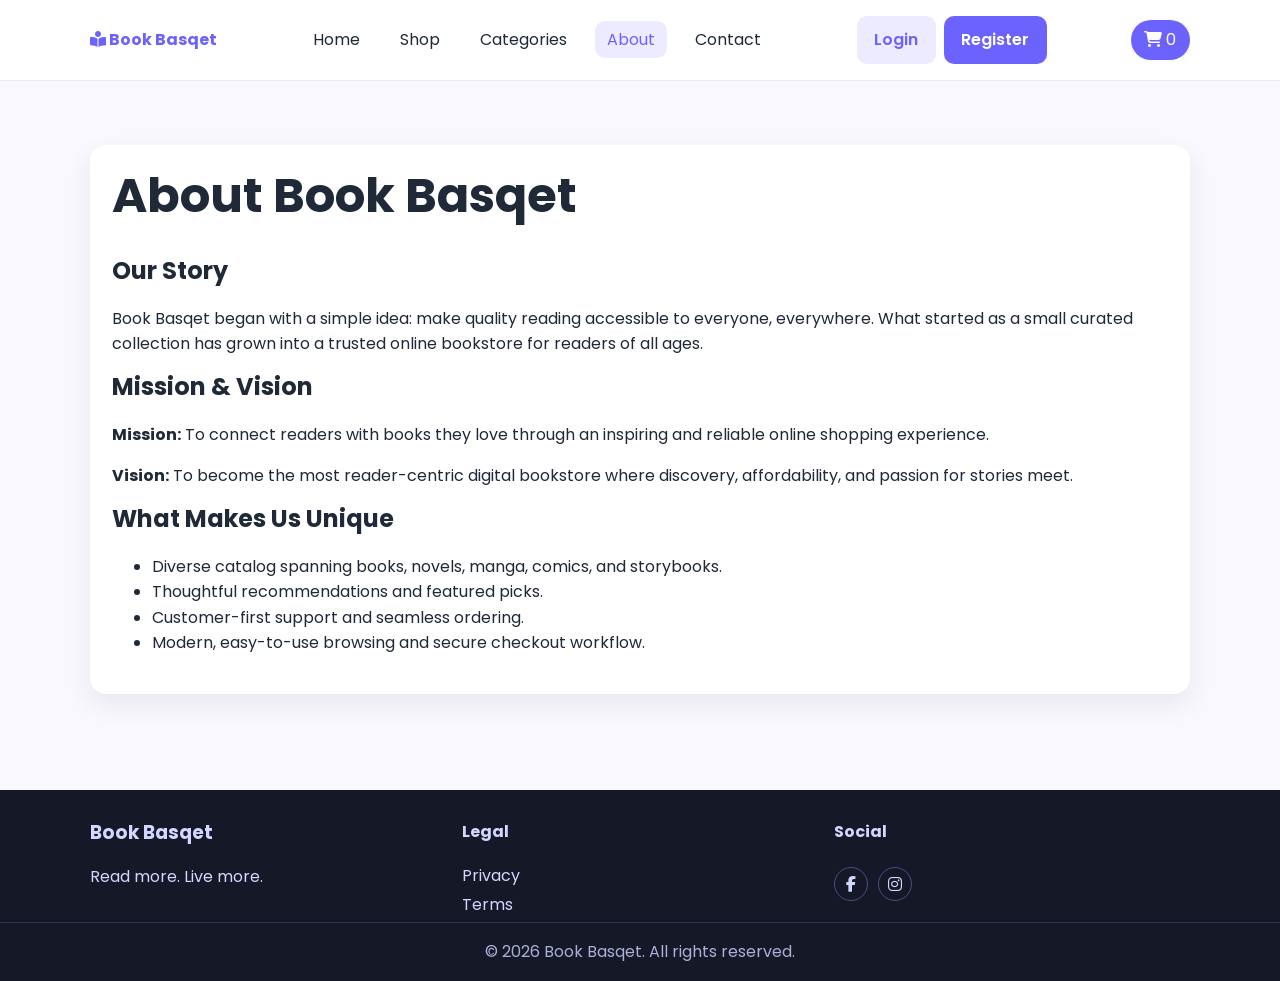
<file: frontend/about.html>
<!DOCTYPE html>
<html lang="en">
<head>
  <meta charset="UTF-8" />
  <meta name="viewport" content="width=device-width, initial-scale=1.0" />
  <title>About Book Basqet | Our Story & Mission</title>
  <meta name="description" content="Learn about Book Basqet, our story, mission, and commitment to making reading accessible for everyone." />
  <meta name="keywords" content="about Book Basqet, bookstore mission, online bookshop" />
  <meta name="robots" content="index, follow" />
  <link rel="canonical" href="https://bookbasqet.com/about.html" />
  <meta property="og:type" content="website" />
  <meta property="og:title" content="About Book Basqet | Our Story & Mission" />
  <meta property="og:description" content="Learn how Book Basqet supports readers with curated book collections." />
  <meta property="og:url" content="https://bookbasqet.com/about.html" />
  <meta property="og:site_name" content="Book Basqet" />
  <meta name="twitter:card" content="summary" />
  <meta name="twitter:title" content="About Book Basqet | Our Story & Mission" />
  <meta name="twitter:description" content="Learn how Book Basqet supports readers with curated book collections." />
  <link rel="preconnect" href="https://fonts.googleapis.com" />
  <link rel="preconnect" href="https://fonts.gstatic.com" crossorigin />
  <link rel="dns-prefetch" href="https://cdnjs.cloudflare.com" />
  <link href="https://fonts.googleapis.com/css2?family=Poppins:wght@300;400;500;600;700&display=swap" rel="stylesheet" />
  <link rel="stylesheet" href="https://cdnjs.cloudflare.com/ajax/libs/font-awesome/6.5.2/css/all.min.css" crossorigin="anonymous" referrerpolicy="no-referrer" />
  <link rel="stylesheet" href="style.css" />
</head>
<body>
<header class="site-header"><nav class="navbar container"><a class="logo" href="index.html"><i class="fa-solid fa-book-open-reader"></i> Book Basqet</a><button class="menu-toggle"><i class="fa-solid fa-bars"></i></button><ul class="nav-links"><li><a href="index.html">Home</a></li><li><a href="shop.html">Shop</a></li><li><a href="categories.html">Categories</a></li><li><a href="about.html" class="active">About</a></li><li><a href="contact.html">Contact</a></li></ul><div id="authActions" class="auth-actions"></div><a class="cart-pill" href="shop.html#cart"><i class="fa-solid fa-cart-shopping"></i> <span id="cartCount">0</span></a></nav></header>
<main class="section">
  <div class="container prose">
    <h1>About Book Basqet</h1>
    <h2>Our Story</h2>
    <p>Book Basqet began with a simple idea: make quality reading accessible to everyone, everywhere. What started as a small curated collection has grown into a trusted online bookstore for readers of all ages.</p>
    <h2>Mission & Vision</h2>
    <p><strong>Mission:</strong> To connect readers with books they love through an inspiring and reliable online shopping experience.</p>
    <p><strong>Vision:</strong> To become the most reader-centric digital bookstore where discovery, affordability, and passion for stories meet.</p>
    <h2>What Makes Us Unique</h2>
    <ul>
      <li>Diverse catalog spanning books, novels, manga, comics, and storybooks.</li>
      <li>Thoughtful recommendations and featured picks.</li>
      <li>Customer-first support and seamless ordering.</li>
      <li>Modern, easy-to-use browsing and secure checkout workflow.</li>
    </ul>
  </div>
</main>
<footer class="site-footer"><div class="container footer-grid"><div><h3>Book Basqet</h3><p>Read more. Live more.</p></div><div><h4>Legal</h4><a href="privacy.html">Privacy</a><a href="terms.html">Terms</a></div><div><h4>Social</h4><div class="social-links"><a href="#"><i class="fab fa-facebook-f"></i></a><a href="#"><i class="fab fa-instagram"></i></a></div></div></div><p class="copyright">© <span id="year"></span> Book Basqet. All rights reserved.</p></footer>
<script src="script.js"></script>
</body>
</html>
</file>
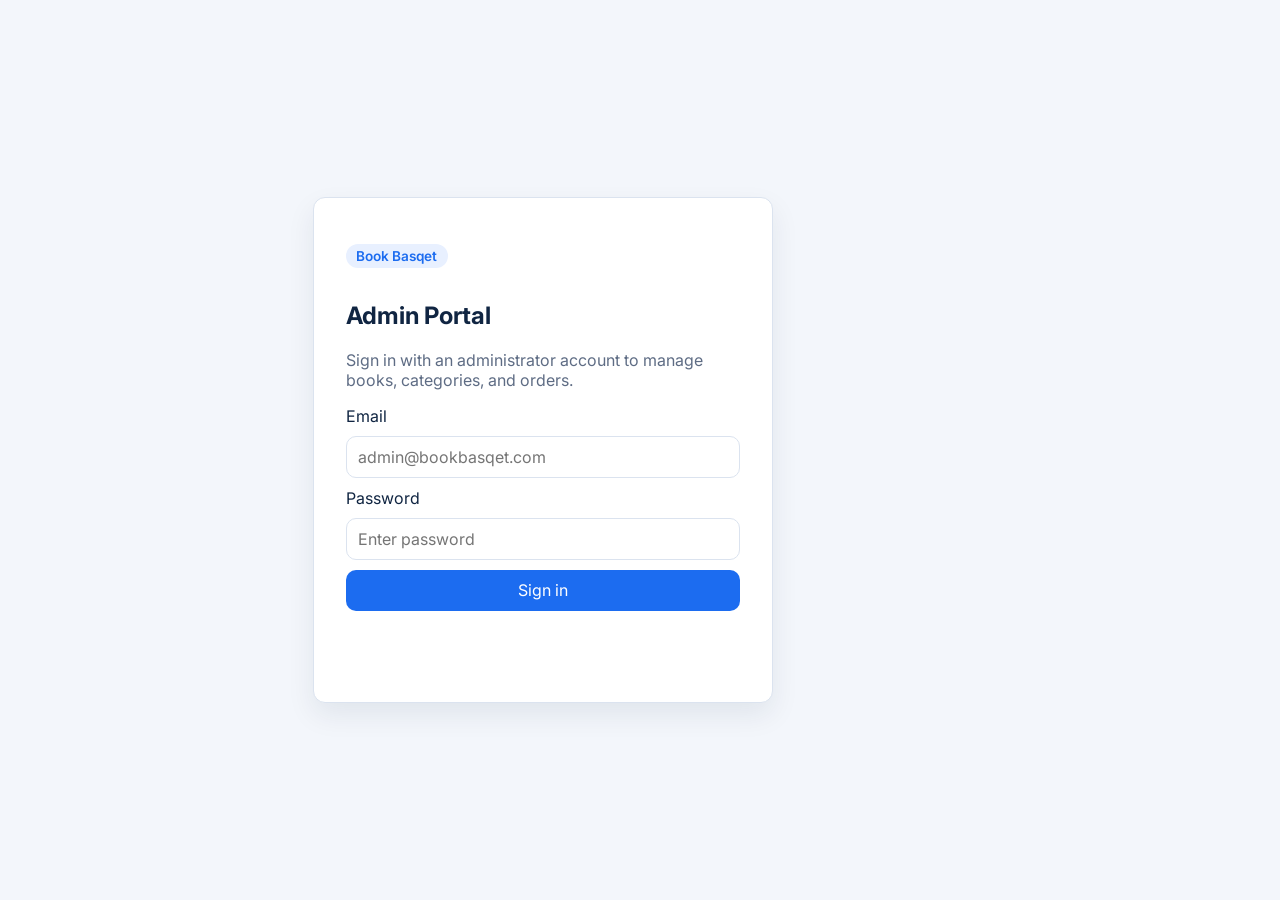
<file: frontend/admin-dashboard.html>
<!DOCTYPE html>
<html lang="en">
<head>
  <meta charset="UTF-8" />
  <meta name="viewport" content="width=device-width, initial-scale=1.0" />
  <title>Admin Dashboard | Book Basqet</title>
  <link rel="preconnect" href="https://fonts.googleapis.com" />
  <link rel="preconnect" href="https://fonts.gstatic.com" crossorigin />
  <link href="https://fonts.googleapis.com/css2?family=Inter:wght@400;500;600;700&display=swap" rel="stylesheet" />
  <link rel="stylesheet" href="admin.css" />
</head>
<body>
  <div class="admin-layout">
    <aside class="admin-sidebar">
      <h1>Book Basqet</h1>
      <p class="role-label">Admin Dashboard</p>
      <nav>
        <button class="tab-button active" data-tab="books">Books</button>
        <button class="tab-button" data-tab="categories">Categories</button>
        <button class="tab-button" data-tab="orders">Orders</button>
      </nav>
      <button id="adminLogoutBtn" class="btn-ghost">Logout</button>
    </aside>

    <main class="admin-main">
      <header class="admin-header">
        <div>
          <h2 id="dashboardTitle">Books</h2>
          <p id="adminWelcomeText">Manage your bookstore inventory efficiently.</p>
        </div>
      </header>

      <p id="dashboardMessage" class="form-message" aria-live="polite"></p>

      <section id="tab-books" class="tab-panel active">
        <div class="panel-grid">
          <article class="card">
            <h3>Add / Edit Book</h3>
            <form id="bookForm" class="admin-form" novalidate>
              <input type="hidden" id="bookId" />
              <label for="bookTitle">Title</label>
              <input id="bookTitle" required />

              <label for="bookAuthor">Author</label>
              <input id="bookAuthor" required />

              <label for="bookIsbn">ISBN</label>
              <input id="bookIsbn" required />

              <label for="bookDescription">Description</label>
              <textarea id="bookDescription" rows="3"></textarea>

              <div class="input-row">
                <div>
                  <label for="bookPrice">Price</label>
                  <input id="bookPrice" type="number" step="0.01" min="0.01" required />
                </div>
                <div>
                  <label for="bookStock">Stock</label>
                  <input id="bookStock" type="number" min="0" required />
                </div>
              </div>

              <label for="bookImage">Cover Image URL</label>
              <input id="bookImage" type="url" />

              <label for="bookCategory">Category</label>
              <select id="bookCategory" required></select>

              <div class="button-row">
                <button type="submit" class="btn-primary">Save Book</button>
                <button type="button" id="bookFormReset" class="btn-ghost">Cancel Edit</button>
              </div>
            </form>
          </article>

          <article class="card table-card">
            <h3>All Books</h3>
            <div class="table-wrapper">
              <table>
                <thead>
                  <tr>
                    <th>Title</th>
                    <th>Author</th>
                    <th>Price</th>
                    <th>Stock</th>
                    <th>Category</th>
                    <th>Actions</th>
                  </tr>
                </thead>
                <tbody id="booksTableBody"></tbody>
              </table>
            </div>
          </article>
        </div>
      </section>

      <section id="tab-categories" class="tab-panel">
        <div class="panel-grid">
          <article class="card">
            <h3>Add / Edit Category</h3>
            <form id="categoryForm" class="admin-form" novalidate>
              <input type="hidden" id="categoryId" />
              <label for="categoryName">Name</label>
              <input id="categoryName" required />

              <label for="categoryDescription">Description</label>
              <textarea id="categoryDescription" rows="4"></textarea>

              <div class="button-row">
                <button type="submit" class="btn-primary">Save Category</button>
                <button type="button" id="categoryFormReset" class="btn-ghost">Cancel Edit</button>
              </div>
            </form>
          </article>

          <article class="card table-card">
            <h3>All Categories</h3>
            <div class="table-wrapper">
              <table>
                <thead>
                  <tr>
                    <th>Name</th>
                    <th>Description</th>
                    <th>Actions</th>
                  </tr>
                </thead>
                <tbody id="categoriesTableBody"></tbody>
              </table>
            </div>
          </article>
        </div>
      </section>

      <section id="tab-orders" class="tab-panel">
        <article class="card table-card">
          <div class="orders-heading">
            <h3>All Orders</h3>
            <button id="refreshOrdersBtn" class="btn-ghost">Refresh</button>
          </div>
          <div class="table-wrapper">
            <table>
              <thead>
                <tr>
                  <th>Order ID</th>
                  <th>Date</th>
                  <th>Total</th>
                  <th>Items</th>
                  <th>Status</th>
                </tr>
              </thead>
              <tbody id="ordersTableBody"></tbody>
            </table>
          </div>
        </article>
      </section>
    </main>
  </div>

  <script src="admin.js"></script>
</body>
</html>
</file>
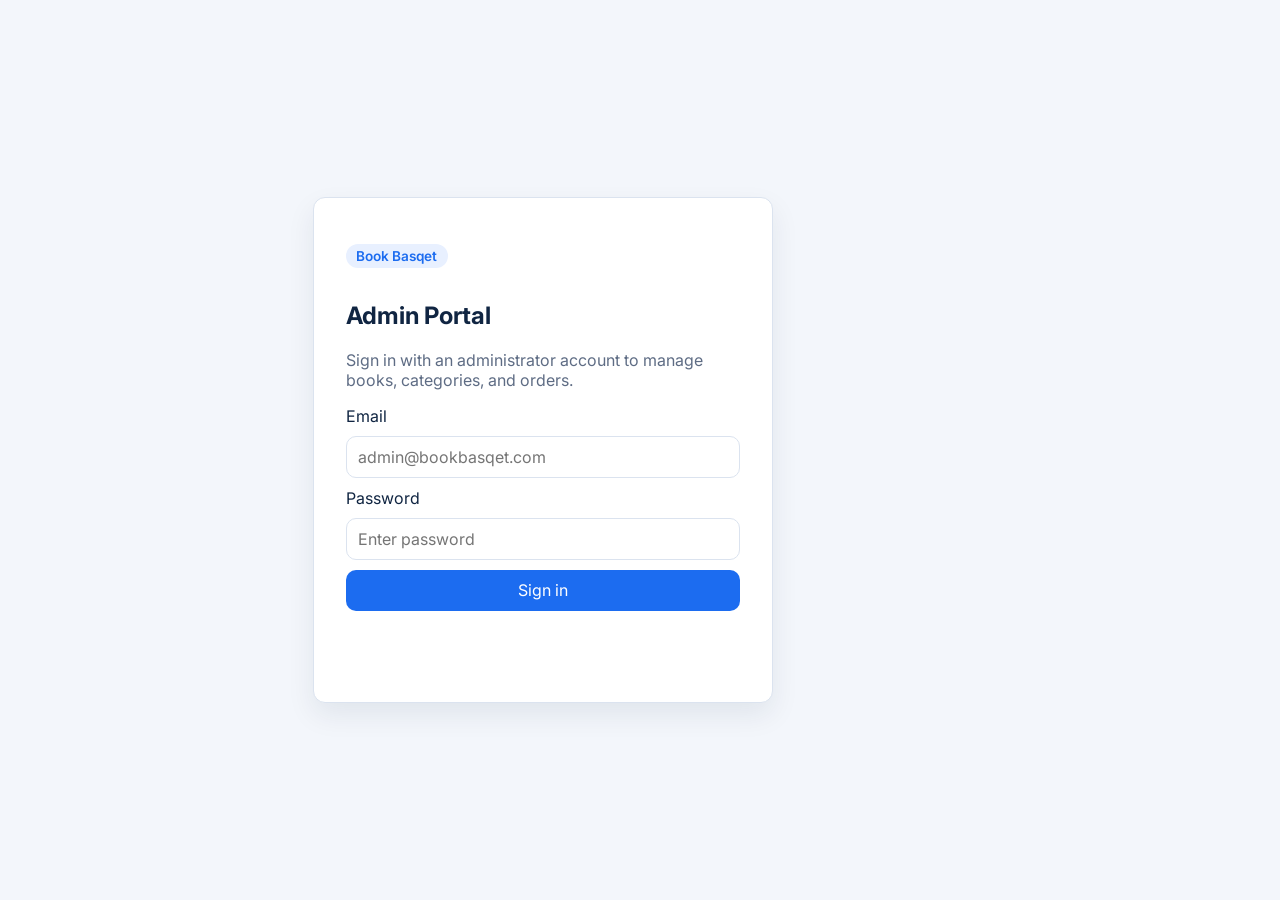
<file: frontend/admin-login.html>
<!DOCTYPE html>
<html lang="en">
<head>
  <meta charset="UTF-8" />
  <meta name="viewport" content="width=device-width, initial-scale=1.0" />
  <title>Admin Login | Book Basqet</title>
  <link rel="preconnect" href="https://fonts.googleapis.com" />
  <link rel="preconnect" href="https://fonts.gstatic.com" crossorigin />
  <link href="https://fonts.googleapis.com/css2?family=Inter:wght@400;500;600;700&display=swap" rel="stylesheet" />
  <link rel="stylesheet" href="admin.css" />
</head>
<body class="admin-auth-body">
  <main class="admin-auth-wrapper">
    <section class="admin-auth-card">
      <p class="admin-badge">Book Basqet</p>
      <h1>Admin Portal</h1>
      <p class="admin-subtitle">Sign in with an administrator account to manage books, categories, and orders.</p>

      <form id="adminLoginForm" class="admin-form" novalidate>
        <label for="adminEmail">Email</label>
        <input id="adminEmail" name="email" type="email" required placeholder="admin@bookbasqet.com" />

        <label for="adminPassword">Password</label>
        <input id="adminPassword" name="password" type="password" required placeholder="Enter password" />

        <button type="submit" class="btn-primary">Sign in</button>
        <p id="adminLoginMessage" class="form-message" aria-live="polite"></p>
      </form>
    </section>
  </main>

  <script src="admin.js"></script>
</body>
</html>
</file>
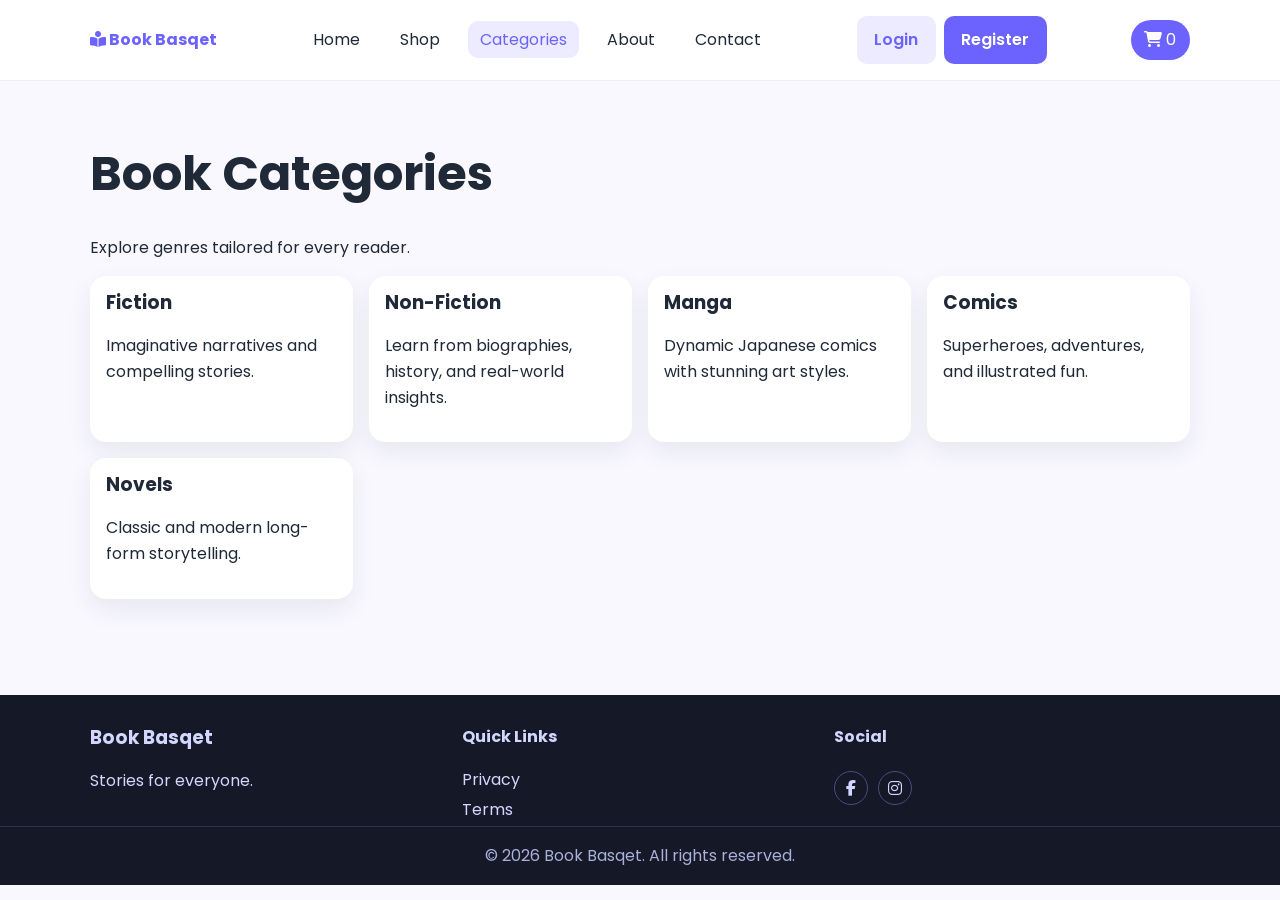
<file: frontend/categories.html>
<!DOCTYPE html>
<html lang="en">
<head>
  <meta charset="UTF-8" />
  <meta name="viewport" content="width=device-width, initial-scale=1.0" />
  <title>Book Categories | Book Basqet</title>
  <meta name="description" content="Browse all book categories at Book Basqet including fiction, non-fiction, manga, comics, and novels." />
  <meta name="keywords" content="book categories, fiction, non-fiction, manga, comics, novels" />
  <meta name="robots" content="index, follow" />
  <link rel="canonical" href="https://bookbasqet.com/categories.html" />
  <meta property="og:type" content="website" />
  <meta property="og:title" content="Book Categories | Book Basqet" />
  <meta property="og:description" content="Explore all reading categories available at Book Basqet." />
  <meta property="og:url" content="https://bookbasqet.com/categories.html" />
  <meta property="og:site_name" content="Book Basqet" />
  <meta name="twitter:card" content="summary" />
  <meta name="twitter:title" content="Book Categories | Book Basqet" />
  <meta name="twitter:description" content="Explore all reading categories available at Book Basqet." />
  <link rel="preconnect" href="https://fonts.googleapis.com" />
  <link rel="preconnect" href="https://fonts.gstatic.com" crossorigin />
  <link rel="dns-prefetch" href="https://cdnjs.cloudflare.com" />
  <link href="https://fonts.googleapis.com/css2?family=Poppins:wght@300;400;500;600;700&display=swap" rel="stylesheet" />
  <link rel="stylesheet" href="https://cdnjs.cloudflare.com/ajax/libs/font-awesome/6.5.2/css/all.min.css" crossorigin="anonymous" referrerpolicy="no-referrer" />
  <link rel="stylesheet" href="style.css" />
</head>
<body>
<header class="site-header"><nav class="navbar container"><a class="logo" href="index.html"><i class="fa-solid fa-book-open-reader"></i> Book Basqet</a><button class="menu-toggle"><i class="fa-solid fa-bars"></i></button><ul class="nav-links"><li><a href="index.html">Home</a></li><li><a href="shop.html">Shop</a></li><li><a href="categories.html" class="active">Categories</a></li><li><a href="about.html">About</a></li><li><a href="contact.html">Contact</a></li></ul><div id="authActions" class="auth-actions"></div><a class="cart-pill" href="shop.html#cart"><i class="fa-solid fa-cart-shopping"></i> <span id="cartCount">0</span></a></nav></header>

<main class="section">
  <div class="container">
    <h1>Book Categories</h1>
    <p>Explore genres tailored for every reader.</p>
    <div class="categories-grid">
      <a class="category-card" href="shop.html?category=Fiction"><h3>Fiction</h3><p>Imaginative narratives and compelling stories.</p></a>
      <a class="category-card" href="shop.html?category=Non-Fiction"><h3>Non-Fiction</h3><p>Learn from biographies, history, and real-world insights.</p></a>
      <a class="category-card" href="shop.html?category=Manga"><h3>Manga</h3><p>Dynamic Japanese comics with stunning art styles.</p></a>
      <a class="category-card" href="shop.html?category=Comics"><h3>Comics</h3><p>Superheroes, adventures, and illustrated fun.</p></a>
      <a class="category-card" href="shop.html?category=Novels"><h3>Novels</h3><p>Classic and modern long-form storytelling.</p></a>
    </div>
  </div>
</main>

<footer class="site-footer"><div class="container footer-grid"><div><h3>Book Basqet</h3><p>Stories for everyone.</p></div><div><h4>Quick Links</h4><a href="privacy.html">Privacy</a><a href="terms.html">Terms</a></div><div><h4>Social</h4><div class="social-links"><a href="#"><i class="fab fa-facebook-f"></i></a><a href="#"><i class="fab fa-instagram"></i></a></div></div></div><p class="copyright">© <span id="year"></span> Book Basqet. All rights reserved.</p></footer>
<script src="script.js"></script>
</body>
</html>
</file>
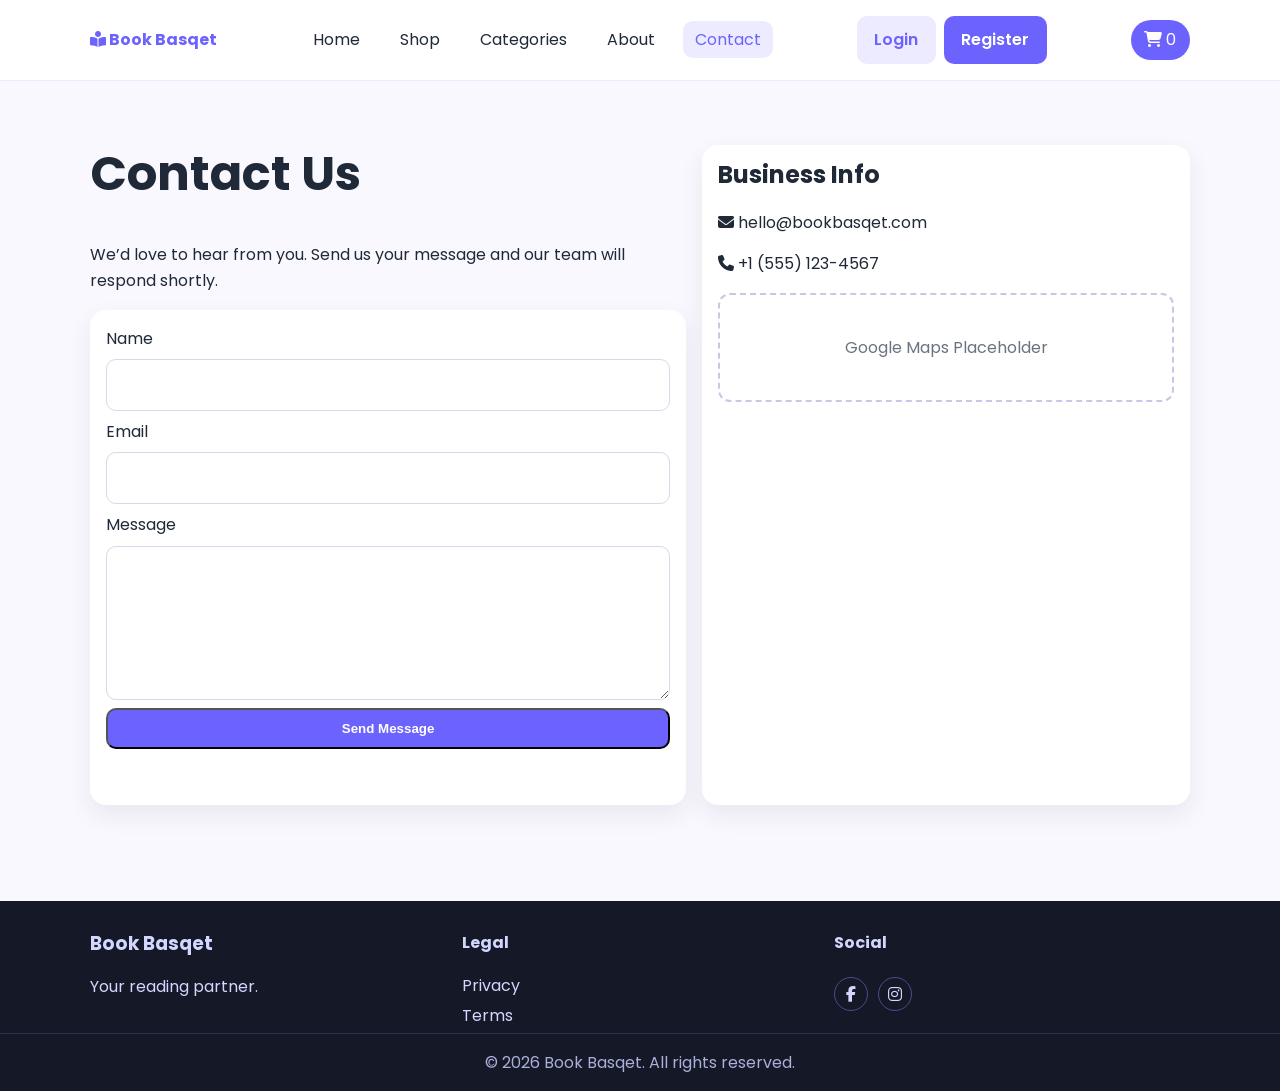
<file: frontend/contact.html>
<!DOCTYPE html>
<html lang="en">
<head>
  <meta charset="UTF-8" />
  <meta name="viewport" content="width=device-width, initial-scale=1.0" />
  <title>Contact Book Basqet | Customer Support</title>
  <meta name="description" content="Contact Book Basqet for support, order help, and general inquiries about our bookstore services." />
  <meta name="keywords" content="contact Book Basqet, bookstore support, customer service" />
  <meta name="robots" content="index, follow" />
  <link rel="canonical" href="https://bookbasqet.com/contact.html" />
  <meta property="og:type" content="website" />
  <meta property="og:title" content="Contact Book Basqet | Customer Support" />
  <meta property="og:description" content="Reach the Book Basqet team for support and inquiries." />
  <meta property="og:url" content="https://bookbasqet.com/contact.html" />
  <meta property="og:site_name" content="Book Basqet" />
  <meta name="twitter:card" content="summary" />
  <meta name="twitter:title" content="Contact Book Basqet | Customer Support" />
  <meta name="twitter:description" content="Reach the Book Basqet team for support and inquiries." />
  <link rel="preconnect" href="https://fonts.googleapis.com" />
  <link rel="preconnect" href="https://fonts.gstatic.com" crossorigin />
  <link rel="dns-prefetch" href="https://cdnjs.cloudflare.com" />
  <link href="https://fonts.googleapis.com/css2?family=Poppins:wght@300;400;500;600;700&display=swap" rel="stylesheet" />
  <link rel="stylesheet" href="https://cdnjs.cloudflare.com/ajax/libs/font-awesome/6.5.2/css/all.min.css" crossorigin="anonymous" referrerpolicy="no-referrer" />
  <link rel="stylesheet" href="style.css" />
</head>
<body>
<header class="site-header"><nav class="navbar container"><a class="logo" href="index.html"><i class="fa-solid fa-book-open-reader"></i> Book Basqet</a><button class="menu-toggle"><i class="fa-solid fa-bars"></i></button><ul class="nav-links"><li><a href="index.html">Home</a></li><li><a href="shop.html">Shop</a></li><li><a href="categories.html">Categories</a></li><li><a href="about.html">About</a></li><li><a href="contact.html" class="active">Contact</a></li></ul><div id="authActions" class="auth-actions"></div><a class="cart-pill" href="shop.html#cart"><i class="fa-solid fa-cart-shopping"></i> <span id="cartCount">0</span></a></nav></header>
<main class="section">
  <div class="container contact-grid">
    <section>
      <h1>Contact Us</h1>
      <p>We’d love to hear from you. Send us your message and our team will respond shortly.</p>
      <form id="contactForm" class="contact-form" novalidate>
        <label for="name">Name</label>
        <input id="name" name="name" type="text" required />
        <label for="email">Email</label>
        <input id="email" name="email" type="email" required />
        <label for="message">Message</label>
        <textarea id="message" name="message" rows="5" required></textarea>
        <button class="btn btn-primary" type="submit">Send Message</button>
        <p id="formMsg"></p>
      </form>
    </section>
    <aside class="contact-info">
      <h2>Business Info</h2>
      <p><i class="fa-solid fa-envelope"></i> hello@bookbasqet.com</p>
      <p><i class="fa-solid fa-phone"></i> +1 (555) 123-4567</p>
      <div class="map-placeholder">Google Maps Placeholder</div>
    </aside>
  </div>
</main>
<footer class="site-footer"><div class="container footer-grid"><div><h3>Book Basqet</h3><p>Your reading partner.</p></div><div><h4>Legal</h4><a href="privacy.html">Privacy</a><a href="terms.html">Terms</a></div><div><h4>Social</h4><div class="social-links"><a href="#"><i class="fab fa-facebook-f"></i></a><a href="#"><i class="fab fa-instagram"></i></a></div></div></div><p class="copyright">© <span id="year"></span> Book Basqet. All rights reserved.</p></footer>
<script src="script.js"></script>
</body>
</html>
</file>
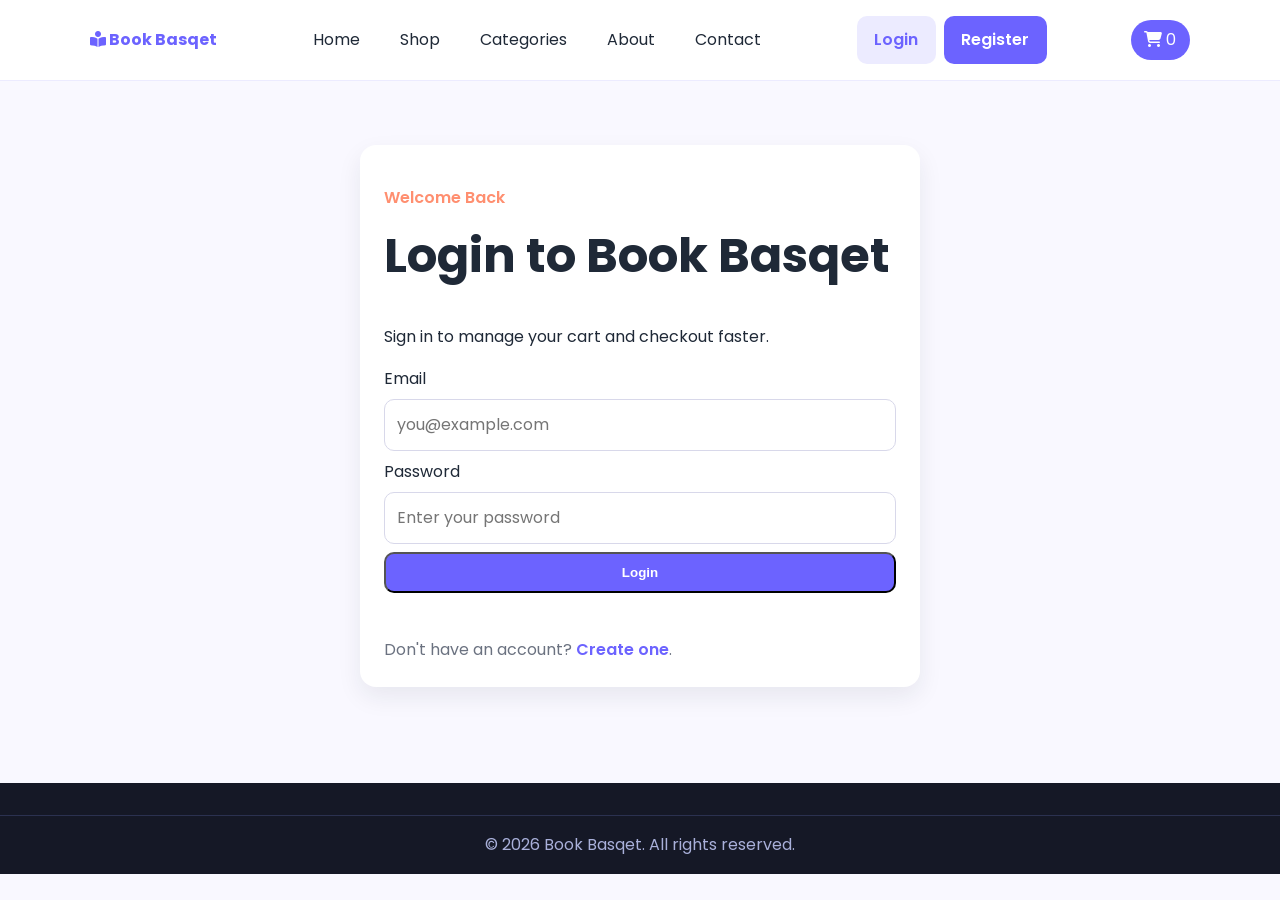
<file: frontend/login.html>
<!DOCTYPE html>
<html lang="en">
<head>
  <meta charset="UTF-8" />
  <meta name="viewport" content="width=device-width, initial-scale=1.0" />
  <title>Login | Book Basqet Account</title>
  <meta name="description" content="Login to your Book Basqet account to manage your cart, orders, and profile details." />
  <meta name="keywords" content="Book Basqet login, bookstore account login" />
  <meta name="robots" content="noindex, follow" />
  <link rel="canonical" href="https://bookbasqet.com/login.html" />
  <meta property="og:type" content="website" />
  <meta property="og:title" content="Login | Book Basqet Account" />
  <meta property="og:description" content="Secure login page for your Book Basqet account." />
  <meta property="og:url" content="https://bookbasqet.com/login.html" />
  <meta property="og:site_name" content="Book Basqet" />
  <meta name="twitter:card" content="summary" />
  <meta name="twitter:title" content="Login | Book Basqet Account" />
  <meta name="twitter:description" content="Secure login page for your Book Basqet account." />
  <link rel="preconnect" href="https://fonts.googleapis.com" />
  <link rel="preconnect" href="https://fonts.gstatic.com" crossorigin />
  <link rel="dns-prefetch" href="https://cdnjs.cloudflare.com" />
  <link href="https://fonts.googleapis.com/css2?family=Poppins:wght@300;400;500;600;700&display=swap" rel="stylesheet" />
  <link rel="stylesheet" href="https://cdnjs.cloudflare.com/ajax/libs/font-awesome/6.5.2/css/all.min.css" integrity="sha512-SnH5WK+bZxgPHs44uWix+LLJAJ9/2PkPKZ5QiAj6Ta86w+fsb2TkR4j8Hjv+QCMYg1Cdm9m+e2Fs7vXc+Q==" crossorigin="anonymous" referrerpolicy="no-referrer" />
  <link rel="stylesheet" href="style.css" />
</head>
<body>
  <header class="site-header">
    <nav class="navbar container">
      <a class="logo" href="index.html"><i class="fa-solid fa-book-open-reader"></i> Book Basqet</a>
      <button class="menu-toggle" aria-label="Toggle menu"><i class="fa-solid fa-bars"></i></button>
      <ul class="nav-links">
        <li><a href="index.html">Home</a></li>
        <li><a href="shop.html">Shop</a></li>
        <li><a href="categories.html">Categories</a></li>
        <li><a href="about.html">About</a></li>
        <li><a href="contact.html">Contact</a></li>
      </ul>
      <div id="authActions" class="auth-actions"></div>
      <a class="cart-pill" href="shop.html#cart"><i class="fa-solid fa-cart-shopping"></i> <span id="cartCount">0</span></a>
    </nav>
  </header>

  <main class="section">
    <div class="container auth-shell">
      <section class="auth-card">
        <p class="eyebrow">Welcome Back</p>
        <h1>Login to Book Basqet</h1>
        <p>Sign in to manage your cart and checkout faster.</p>
        <form id="loginForm" class="auth-form" novalidate>
          <label for="loginEmail">Email</label>
          <input id="loginEmail" name="email" type="email" required autocomplete="email" placeholder="you@example.com" />

          <label for="loginPassword">Password</label>
          <input id="loginPassword" name="password" type="password" required minlength="6" autocomplete="current-password" placeholder="Enter your password" />

          <button class="btn btn-primary" type="submit">Login</button>
          <p id="loginMsg" class="form-message" aria-live="polite"></p>
        </form>
        <p class="auth-switch">Don't have an account? <a href="register.html">Create one</a>.</p>
      </section>
    </div>
  </main>

  <footer class="site-footer">
    <p class="copyright">© <span id="year"></span> Book Basqet. All rights reserved.</p>
  </footer>

  <script src="script.js"></script>
</body>
</html>
</file>
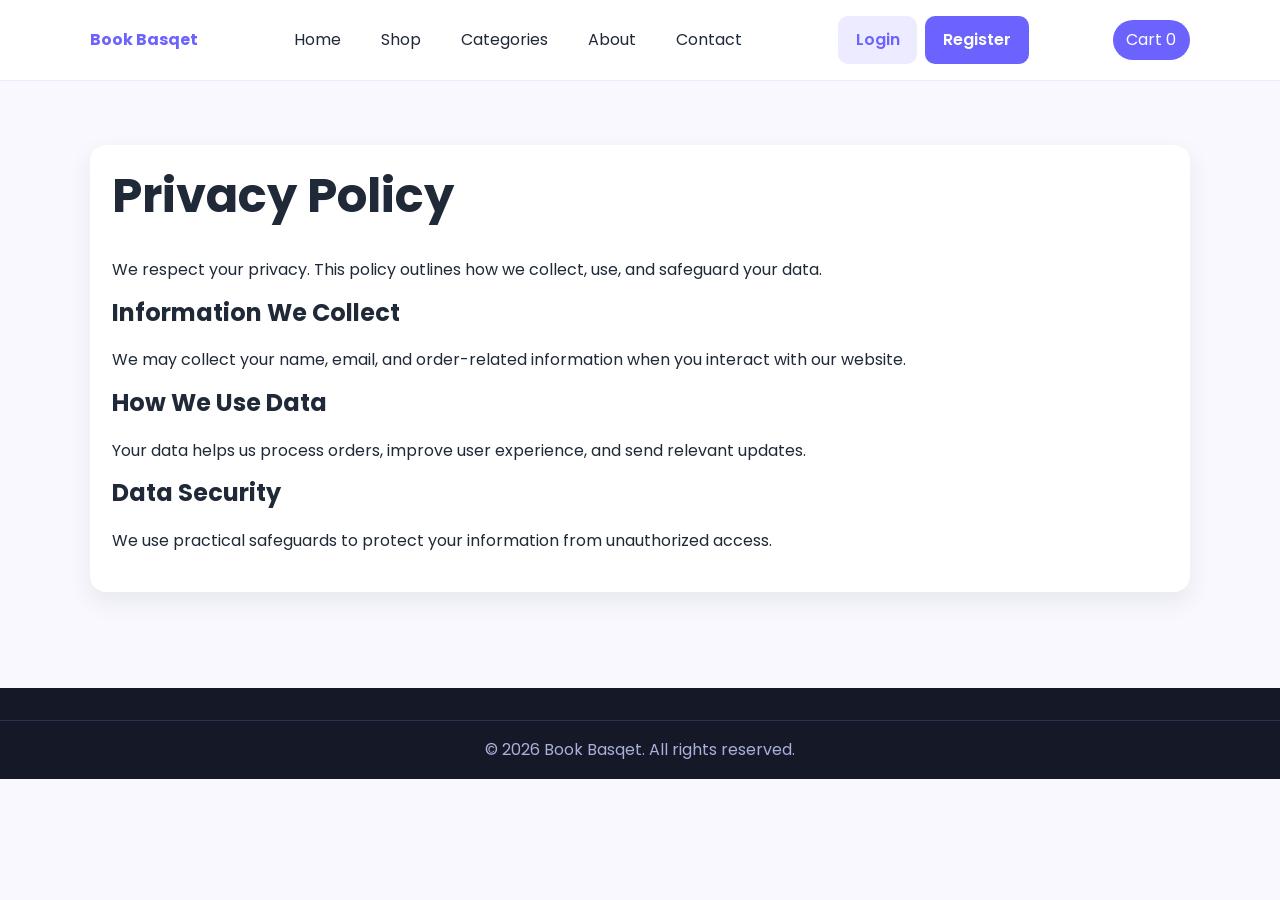
<file: frontend/privacy.html>
<!DOCTYPE html>
<html lang="en">
<head>
  <meta charset="UTF-8" />
  <meta name="viewport" content="width=device-width, initial-scale=1.0" />
  <title>Privacy Policy | Book Basqet</title>
  <meta name="description" content="Read the Book Basqet privacy policy to understand how your data is collected, used, and protected." />
  <meta name="keywords" content="Book Basqet privacy policy, data protection" />
  <meta name="robots" content="index, follow" />
  <link rel="canonical" href="https://bookbasqet.com/privacy.html" />
  <meta property="og:type" content="website" />
  <meta property="og:title" content="Privacy Policy | Book Basqet" />
  <meta property="og:description" content="Understand how Book Basqet handles your data and privacy." />
  <meta property="og:url" content="https://bookbasqet.com/privacy.html" />
  <meta property="og:site_name" content="Book Basqet" />
  <meta name="twitter:card" content="summary" />
  <meta name="twitter:title" content="Privacy Policy | Book Basqet" />
  <meta name="twitter:description" content="Understand how Book Basqet handles your data and privacy." />
  <link rel="preconnect" href="https://fonts.googleapis.com" />
  <link rel="preconnect" href="https://fonts.gstatic.com" crossorigin />
  <link rel="dns-prefetch" href="https://cdnjs.cloudflare.com" />
  <link href="https://fonts.googleapis.com/css2?family=Poppins:wght@300;400;500;600;700&display=swap" rel="stylesheet" />
  <link rel="stylesheet" href="https://cdnjs.cloudflare.com/ajax/libs/font-awesome/6.5.2/css/all.min.css" crossorigin="anonymous" referrerpolicy="no-referrer" />
  <link rel="stylesheet" href="style.css" />
</head>
<body>
<header class="site-header"><nav class="navbar container"><a class="logo" href="index.html">Book Basqet</a><button class="menu-toggle">☰</button><ul class="nav-links"><li><a href="index.html">Home</a></li><li><a href="shop.html">Shop</a></li><li><a href="categories.html">Categories</a></li><li><a href="about.html">About</a></li><li><a href="contact.html">Contact</a></li></ul><div id="authActions" class="auth-actions"></div><a class="cart-pill" href="shop.html#cart">Cart <span id="cartCount">0</span></a></nav></header>
<main class="section"><div class="container prose"><h1>Privacy Policy</h1><p>We respect your privacy. This policy outlines how we collect, use, and safeguard your data.</p><h2>Information We Collect</h2><p>We may collect your name, email, and order-related information when you interact with our website.</p><h2>How We Use Data</h2><p>Your data helps us process orders, improve user experience, and send relevant updates.</p><h2>Data Security</h2><p>We use practical safeguards to protect your information from unauthorized access.</p></div></main>
<footer class="site-footer"><p class="copyright">© <span id="year"></span> Book Basqet. All rights reserved.</p></footer>
<script src="script.js"></script>
</body>
</html>
</file>
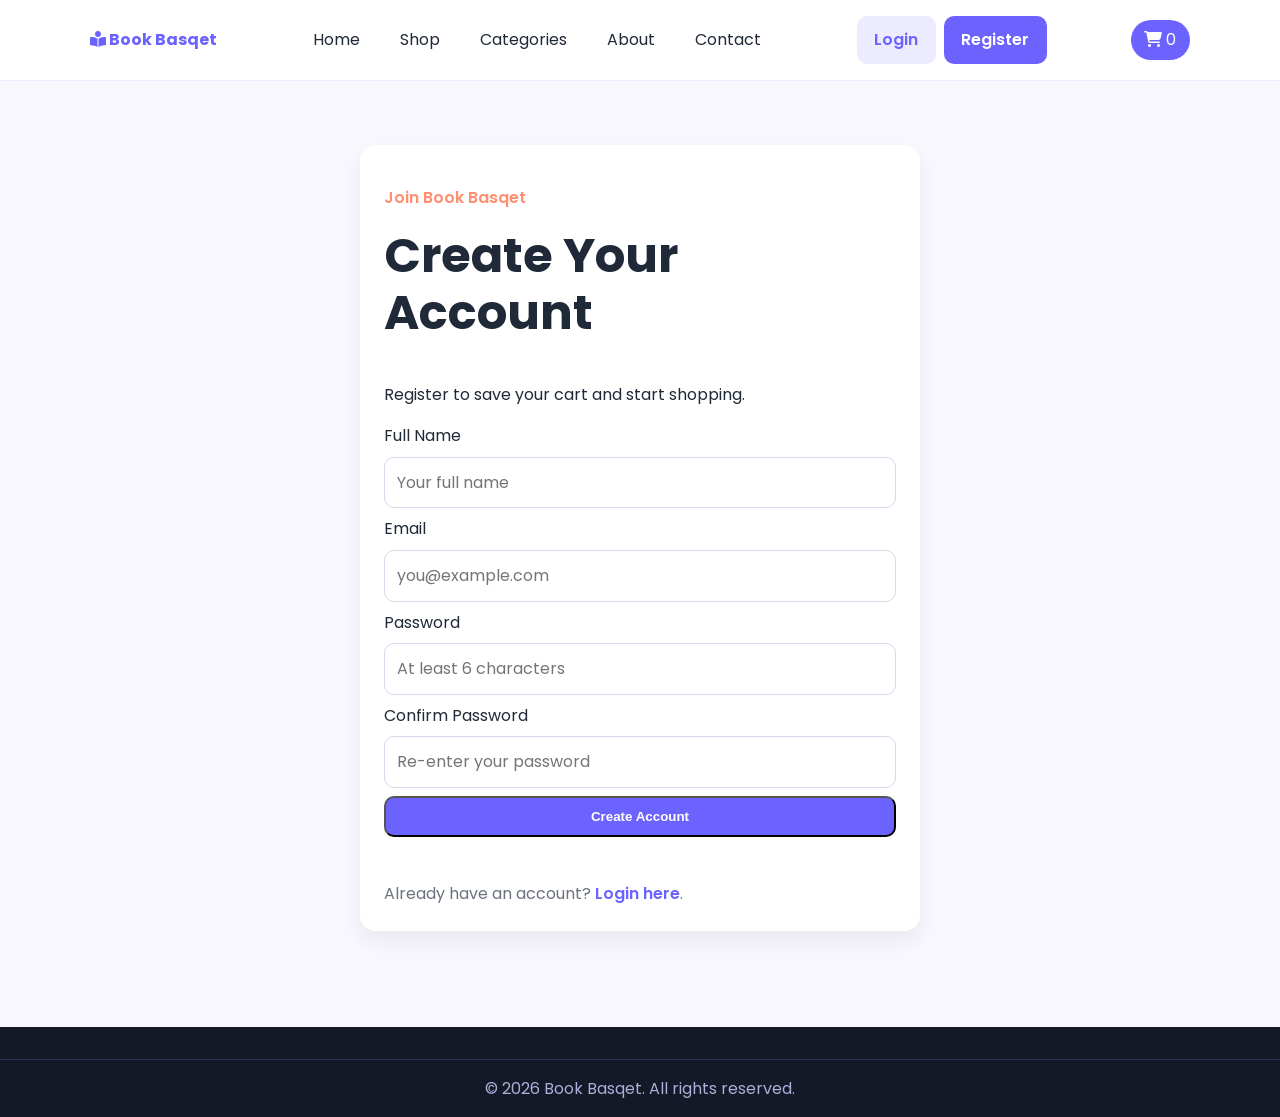
<file: frontend/register.html>
<!DOCTYPE html>
<html lang="en">
<head>
  <meta charset="UTF-8" />
  <meta name="viewport" content="width=device-width, initial-scale=1.0" />
  <title>Register | Create Book Basqet Account</title>
  <meta name="description" content="Create your Book Basqet account to start shopping books, managing orders, and saving favorites." />
  <meta name="keywords" content="Book Basqet register, create bookstore account" />
  <meta name="robots" content="noindex, follow" />
  <link rel="canonical" href="https://bookbasqet.com/register.html" />
  <meta property="og:type" content="website" />
  <meta property="og:title" content="Register | Create Book Basqet Account" />
  <meta property="og:description" content="Create your Book Basqet account to get started." />
  <meta property="og:url" content="https://bookbasqet.com/register.html" />
  <meta property="og:site_name" content="Book Basqet" />
  <meta name="twitter:card" content="summary" />
  <meta name="twitter:title" content="Register | Create Book Basqet Account" />
  <meta name="twitter:description" content="Create your Book Basqet account to get started." />
  <link rel="preconnect" href="https://fonts.googleapis.com" />
  <link rel="preconnect" href="https://fonts.gstatic.com" crossorigin />
  <link rel="dns-prefetch" href="https://cdnjs.cloudflare.com" />
  <link href="https://fonts.googleapis.com/css2?family=Poppins:wght@300;400;500;600;700&display=swap" rel="stylesheet" />
  <link rel="stylesheet" href="https://cdnjs.cloudflare.com/ajax/libs/font-awesome/6.5.2/css/all.min.css" integrity="sha512-SnH5WK+bZxgPHs44uWix+LLJAJ9/2PkPKZ5QiAj6Ta86w+fsb2TkR4j8Hjv+QCMYg1Cdm9m+e2Fs7vXc+Q==" crossorigin="anonymous" referrerpolicy="no-referrer" />
  <link rel="stylesheet" href="style.css" />
</head>
<body>
  <header class="site-header">
    <nav class="navbar container">
      <a class="logo" href="index.html"><i class="fa-solid fa-book-open-reader"></i> Book Basqet</a>
      <button class="menu-toggle" aria-label="Toggle menu"><i class="fa-solid fa-bars"></i></button>
      <ul class="nav-links">
        <li><a href="index.html">Home</a></li>
        <li><a href="shop.html">Shop</a></li>
        <li><a href="categories.html">Categories</a></li>
        <li><a href="about.html">About</a></li>
        <li><a href="contact.html">Contact</a></li>
      </ul>
      <div id="authActions" class="auth-actions"></div>
      <a class="cart-pill" href="shop.html#cart"><i class="fa-solid fa-cart-shopping"></i> <span id="cartCount">0</span></a>
    </nav>
  </header>

  <main class="section">
    <div class="container auth-shell">
      <section class="auth-card">
        <p class="eyebrow">Join Book Basqet</p>
        <h1>Create Your Account</h1>
        <p>Register to save your cart and start shopping.</p>
        <form id="registerForm" class="auth-form" novalidate>
          <label for="fullName">Full Name</label>
          <input id="fullName" name="fullName" type="text" required minlength="2" maxlength="120" autocomplete="name" placeholder="Your full name" />

          <label for="registerEmail">Email</label>
          <input id="registerEmail" name="email" type="email" required autocomplete="email" placeholder="you@example.com" />

          <label for="registerPassword">Password</label>
          <input id="registerPassword" name="password" type="password" required minlength="6" autocomplete="new-password" placeholder="At least 6 characters" />

          <label for="confirmPassword">Confirm Password</label>
          <input id="confirmPassword" name="confirmPassword" type="password" required minlength="6" autocomplete="new-password" placeholder="Re-enter your password" />

          <button class="btn btn-primary" type="submit">Create Account</button>
          <p id="registerMsg" class="form-message" aria-live="polite"></p>
        </form>
        <p class="auth-switch">Already have an account? <a href="login.html">Login here</a>.</p>
      </section>
    </div>
  </main>

  <footer class="site-footer">
    <p class="copyright">© <span id="year"></span> Book Basqet. All rights reserved.</p>
  </footer>

  <script src="script.js"></script>
</body>
</html>
</file>
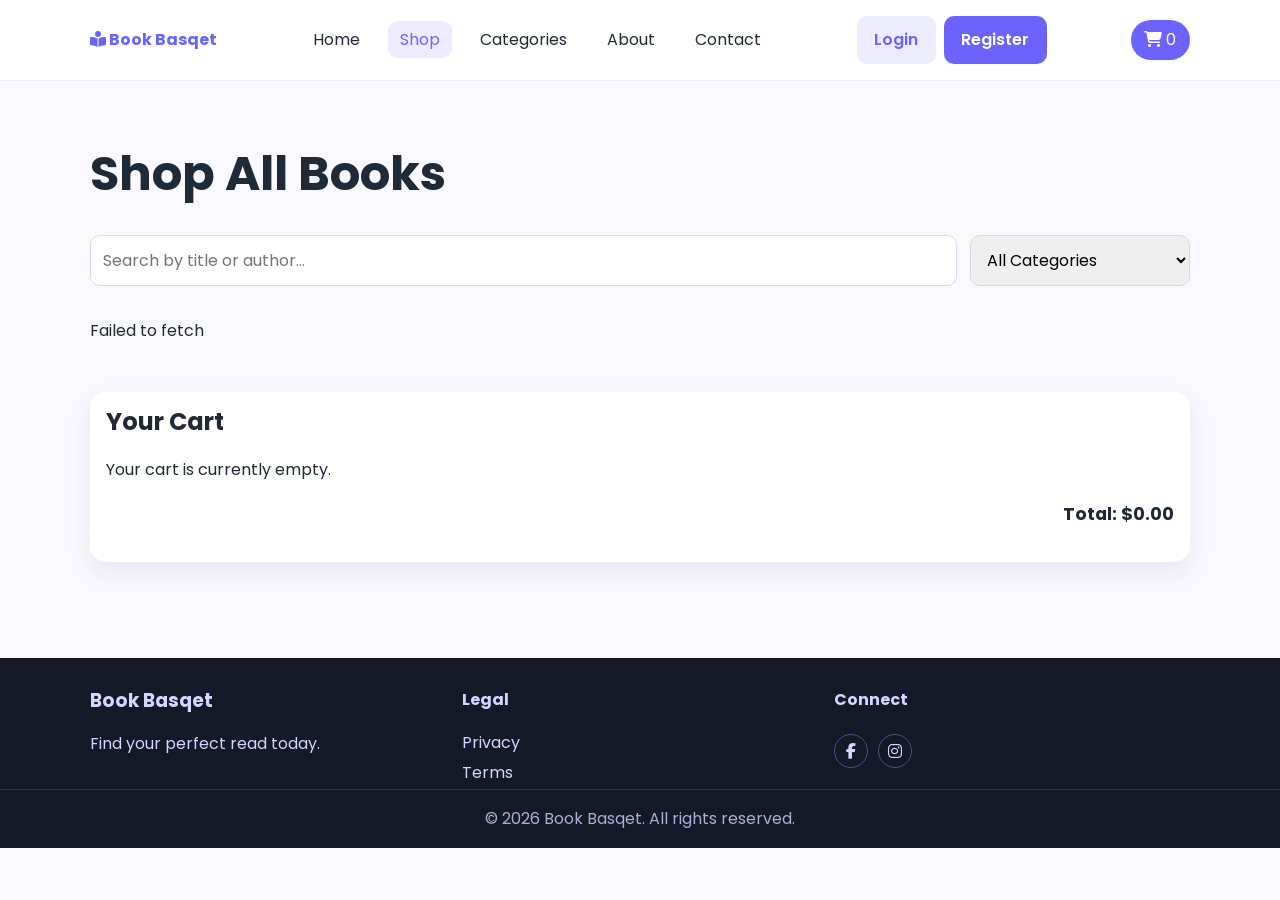
<file: frontend/shop.html>
<!DOCTYPE html>
<html lang="en">
<head>
  <meta charset="UTF-8" />
  <meta name="viewport" content="width=device-width, initial-scale=1.0" />
  <title>Shop Books Online | Book Basqet</title>
  <meta name="description" content="Shop all books by category at Book Basqet. Find fiction, non-fiction, manga, comics, and novels in one place." />
  <meta name="keywords" content="shop books, buy novels, manga store, comics online, Book Basqet" />
  <meta name="robots" content="index, follow" />
  <link rel="canonical" href="https://bookbasqet.com/shop.html" />
  <meta property="og:type" content="website" />
  <meta property="og:title" content="Shop Books Online | Book Basqet" />
  <meta property="og:description" content="Browse and shop curated books by category at Book Basqet." />
  <meta property="og:url" content="https://bookbasqet.com/shop.html" />
  <meta property="og:site_name" content="Book Basqet" />
  <meta name="twitter:card" content="summary" />
  <meta name="twitter:title" content="Shop Books Online | Book Basqet" />
  <meta name="twitter:description" content="Browse and shop curated books by category at Book Basqet." />
  <link rel="preconnect" href="https://fonts.googleapis.com" />
  <link rel="preconnect" href="https://fonts.gstatic.com" crossorigin />
  <link rel="dns-prefetch" href="https://cdnjs.cloudflare.com" />
  <link href="https://fonts.googleapis.com/css2?family=Poppins:wght@300;400;500;600;700&display=swap" rel="stylesheet" />
  <link rel="stylesheet" href="https://cdnjs.cloudflare.com/ajax/libs/font-awesome/6.5.2/css/all.min.css" crossorigin="anonymous" referrerpolicy="no-referrer" />
  <link rel="stylesheet" href="style.css" />
</head>
<body>
<header class="site-header">
  <nav class="navbar container">
    <a class="logo" href="index.html"><i class="fa-solid fa-book-open-reader"></i> Book Basqet</a>
    <button class="menu-toggle" aria-label="Toggle menu"><i class="fa-solid fa-bars"></i></button>
    <ul class="nav-links">
      <li><a href="index.html">Home</a></li>
      <li><a href="shop.html" class="active">Shop</a></li>
      <li><a href="categories.html">Categories</a></li>
      <li><a href="about.html">About</a></li>
      <li><a href="contact.html">Contact</a></li>
    </ul>
    <div id="authActions" class="auth-actions"></div>
    <a class="cart-pill" href="#cart"><i class="fa-solid fa-cart-shopping"></i> <span id="cartCount">0</span></a>
  </nav>
</header>

<main class="section">
  <div class="container">
    <h1>Shop All Books</h1>
    <div class="shop-toolbar">
      <input type="search" id="searchInput" placeholder="Search by title or author..." aria-label="Search books" />
      <select id="categoryFilter" aria-label="Filter by category">
        <option value="All">All Categories</option>
        <option value="Fiction">Fiction</option>
        <option value="Non-Fiction">Non-Fiction</option>
        <option value="Manga">Manga</option>
        <option value="Comics">Comics</option>
        <option value="Novels">Novels</option>
      </select>
    </div>
    <div id="bookGrid" class="card-grid"></div>

    <section id="cart" class="cart-panel">
      <h2>Your Cart</h2>
      <div id="cartItems"></div>
      <p class="cart-total">Total: $<span id="cartTotal">0.00</span></p>
    </section>
  </div>
</main>

<footer class="site-footer">
  <div class="container footer-grid">
    <div><h3>Book Basqet</h3><p>Find your perfect read today.</p></div>
    <div><h4>Legal</h4><a href="privacy.html">Privacy</a><a href="terms.html">Terms</a></div>
    <div><h4>Connect</h4><div class="social-links"><a href="#"><i class="fab fa-facebook-f"></i></a><a href="#"><i class="fab fa-instagram"></i></a></div></div>
  </div>
  <p class="copyright">© <span id="year"></span> Book Basqet. All rights reserved.</p>
</footer>
<script src="script.js"></script>
</body>
</html>
</file>
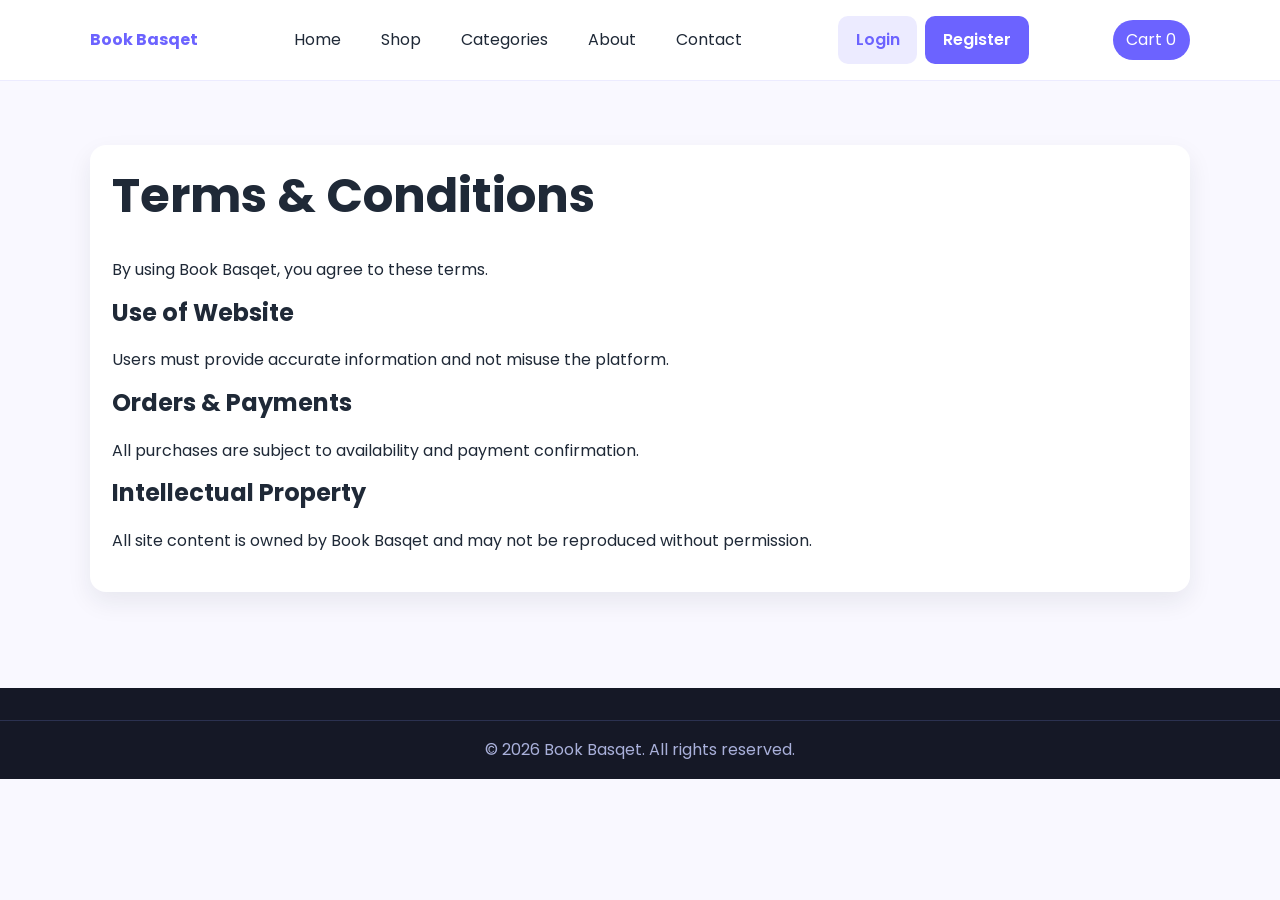
<file: frontend/terms.html>
<!DOCTYPE html>
<html lang="en">
<head>
  <meta charset="UTF-8" />
  <meta name="viewport" content="width=device-width, initial-scale=1.0" />
  <title>Terms & Conditions | Book Basqet</title>
  <meta name="description" content="Read Book Basqet terms and conditions for website use, orders, payments, and intellectual property." />
  <meta name="keywords" content="Book Basqet terms, bookstore conditions" />
  <meta name="robots" content="index, follow" />
  <link rel="canonical" href="https://bookbasqet.com/terms.html" />
  <meta property="og:type" content="website" />
  <meta property="og:title" content="Terms & Conditions | Book Basqet" />
  <meta property="og:description" content="Review the terms and conditions for using Book Basqet." />
  <meta property="og:url" content="https://bookbasqet.com/terms.html" />
  <meta property="og:site_name" content="Book Basqet" />
  <meta name="twitter:card" content="summary" />
  <meta name="twitter:title" content="Terms & Conditions | Book Basqet" />
  <meta name="twitter:description" content="Review the terms and conditions for using Book Basqet." />
  <link rel="preconnect" href="https://fonts.googleapis.com" />
  <link rel="preconnect" href="https://fonts.gstatic.com" crossorigin />
  <link rel="dns-prefetch" href="https://cdnjs.cloudflare.com" />
  <link href="https://fonts.googleapis.com/css2?family=Poppins:wght@300;400;500;600;700&display=swap" rel="stylesheet" />
  <link rel="stylesheet" href="https://cdnjs.cloudflare.com/ajax/libs/font-awesome/6.5.2/css/all.min.css" crossorigin="anonymous" referrerpolicy="no-referrer" />
  <link rel="stylesheet" href="style.css" />
</head>
<body>
<header class="site-header"><nav class="navbar container"><a class="logo" href="index.html">Book Basqet</a><button class="menu-toggle">☰</button><ul class="nav-links"><li><a href="index.html">Home</a></li><li><a href="shop.html">Shop</a></li><li><a href="categories.html">Categories</a></li><li><a href="about.html">About</a></li><li><a href="contact.html">Contact</a></li></ul><div id="authActions" class="auth-actions"></div><a class="cart-pill" href="shop.html#cart">Cart <span id="cartCount">0</span></a></nav></header>
<main class="section"><div class="container prose"><h1>Terms & Conditions</h1><p>By using Book Basqet, you agree to these terms.</p><h2>Use of Website</h2><p>Users must provide accurate information and not misuse the platform.</p><h2>Orders & Payments</h2><p>All purchases are subject to availability and payment confirmation.</p><h2>Intellectual Property</h2><p>All site content is owned by Book Basqet and may not be reproduced without permission.</p></div></main>
<footer class="site-footer"><p class="copyright">© <span id="year"></span> Book Basqet. All rights reserved.</p></footer>
<script src="script.js"></script>
</body>
</html>
</file>
<file: frontend/style.css>
:root {
  --bg: #f9f8ff;
  --surface: #ffffff;
  --text: #1f2937;
  --muted: #6b7280;
  --primary: #6c63ff;
  --accent: #ff8f70;
  --shadow: 0 10px 25px rgba(31, 41, 55, 0.08);
  --radius: 16px;
}
* { box-sizing: border-box; }
html { scroll-behavior: smooth; }
body {
  margin: 0;
  font-family: 'Poppins', sans-serif;
  color: var(--text);
  background: var(--bg);
  line-height: 1.6;
}
a { color: inherit; text-decoration: none; }
.container { width: min(1100px, 92%); margin: 0 auto; }
.section { padding: 4rem 0; }
.alt-bg { background: #f1efff; }

.site-header {
  position: sticky;
  top: 0;
  z-index: 40;
  background: rgba(255,255,255,0.95);
  backdrop-filter: blur(8px);
  border-bottom: 1px solid #ecebff;
}
.navbar { display: flex; align-items: center; justify-content: space-between; padding: 1rem 0; gap: 1rem; }
.logo { font-weight: 700; color: var(--primary); }
.nav-links { display: flex; list-style: none; padding: 0; margin: 0; gap: 1rem; }
.nav-links a { padding: .45rem .75rem; border-radius: 10px; transition: .25s ease; }
.nav-links a:hover, .nav-links a.active { background: #ecebff; color: var(--primary); }
.cart-pill { background: var(--primary); color: white; padding: .45rem .85rem; border-radius: 999px; }
.menu-toggle { display:none; border:none; background:#ecebff; padding:.45rem .7rem; border-radius:8px; }

.hero-grid { display: grid; grid-template-columns: 1.1fr 1fr; align-items: center; gap: 2rem; }
.eyebrow { color: var(--accent); font-weight: 600; }
h1,h2,h3,h4 { line-height: 1.2; margin-top: 0; }
h1 { font-size: clamp(2rem, 4vw, 3rem); }
.btn { display: inline-block; padding: .7rem 1.1rem; border-radius: 10px; font-weight: 600; transition: transform .2s ease, box-shadow .2s ease; }
.btn-primary { background: var(--primary); color: white; }
.btn:hover { transform: translateY(-2px); box-shadow: var(--shadow); }
.hero-image-card img { width: 100%; border-radius: var(--radius); box-shadow: var(--shadow); }

.card-grid { display: grid; grid-template-columns: repeat(auto-fit, minmax(220px, 1fr)); gap: 1.2rem; }
.book-card, .category-card, .features-grid article, .testimonials-grid blockquote, .cart-panel, .prose, .contact-form, .contact-info {
  background: var(--surface); border-radius: var(--radius); box-shadow: var(--shadow);
}
.book-card { overflow: hidden; display: flex; flex-direction: column; }
.book-card img { width: 100%; height: 220px; object-fit: cover; }
.book-card-content { padding: 1rem; }
.price { color: var(--primary); font-weight: 700; }
.small-btn { border: none; background: var(--accent); color: white; padding: .55rem .8rem; border-radius: 10px; cursor: pointer; }

.category-chips { display:flex; flex-wrap: wrap; gap: .8rem; }
.category-chips a { background: var(--surface); padding: .65rem 1rem; border-radius: 999px; box-shadow: var(--shadow); }
.features-grid { display:grid; grid-template-columns: repeat(auto-fit, minmax(220px,1fr)); gap:1rem; }
.features-grid article { padding: 1rem; }
.features-grid i { color: var(--primary); font-size: 1.4rem; }
.testimonials-grid { display:grid; grid-template-columns: repeat(auto-fit,minmax(220px,1fr)); gap:1rem; }
.testimonials-grid blockquote { margin:0; padding:1rem; }
.newsletter { text-align:center; }
.newsletter-form { display:flex; justify-content:center; gap:.6rem; flex-wrap:wrap; }
input, select, textarea { width:100%; padding:.75rem; border-radius:10px; border:1px solid #d8d8ea; font:inherit; }
.newsletter-form input { max-width: 320px; }

.shop-toolbar { display:grid; grid-template-columns: 1fr 220px; gap: .8rem; margin-bottom: 1rem; }
.cart-panel { margin-top: 2rem; padding: 1rem; }
.cart-item { display:flex; justify-content:space-between; align-items:center; padding:.55rem 0; border-bottom:1px solid #efeff7; }
.cart-total { font-size:1.1rem; font-weight:700; text-align:right; }
.categories-grid { display:grid; grid-template-columns: repeat(auto-fit,minmax(220px,1fr)); gap:1rem; }
.category-card { padding: 1rem; transition: transform .2s ease; }
.category-card:hover { transform: translateY(-4px); }

.contact-grid { display:grid; grid-template-columns: 1.1fr .9fr; gap:1rem; }
.contact-form { padding:1rem; display:grid; gap:.5rem; }
.contact-info { padding: 1rem; }
.map-placeholder { margin-top:1rem; border:2px dashed #c9c8e4; padding:2.5rem 1rem; text-align:center; border-radius: 12px; color: var(--muted); }
.prose { padding: 1.4rem; }

.site-footer { background: #151826; color: #d2d7ff; padding-top: 2rem; margin-top: 2rem; }
.footer-grid { display:grid; grid-template-columns: repeat(auto-fit,minmax(220px,1fr)); gap:1rem; }
.footer-grid a { display:block; margin: .25rem 0; color:#d2d7ff; }
.social-links { display:flex; gap:.6rem; }
.social-links a { width:34px; height:34px; border:1px solid #454f87; border-radius:50%; display:grid; place-items:center; }
.copyright { text-align:center; margin:0; padding: 1rem; border-top:1px solid #2b3150; color:#a9b0da; }

@media (max-width: 900px) {
  .hero-grid, .contact-grid { grid-template-columns: 1fr; }
}
@media (max-width: 760px) {
  .menu-toggle { display:block; }
  .nav-links {
    position: absolute; left: 4%; right: 4%; top: 72px;
    background: var(--surface); border-radius: 12px; box-shadow: var(--shadow);
    padding: .6rem; display: none; flex-direction: column;
  }
  .nav-links.open { display:flex; }
  .shop-toolbar { grid-template-columns: 1fr; }
}

.btn-secondary {
  background: #ecebff;
  color: var(--primary);
}

.auth-actions {
  display: flex;
  align-items: center;
  gap: 0.5rem;
  flex-wrap: wrap;
}

.auth-user {
  font-size: 0.9rem;
  color: var(--muted);
  font-weight: 500;
}

.auth-shell {
  max-width: 560px;
}

.auth-card {
  background: var(--surface);
  border-radius: var(--radius);
  box-shadow: var(--shadow);
  padding: 1.5rem;
}

.auth-form {
  display: grid;
  gap: 0.5rem;
  margin-top: 1rem;
}

.form-message {
  min-height: 1.5rem;
  margin: 0.25rem 0 0;
}

.auth-switch {
  margin: 0.5rem 0 0;
  color: var(--muted);
}

.auth-switch a {
  color: var(--primary);
  font-weight: 600;
}

@media (max-width: 760px) {
  .auth-actions {
    justify-content: flex-start;
    width: 100%;
  }
}
</file>
<file: frontend/admin.css>
:root {
  --bg: #f3f6fb;
  --surface: #ffffff;
  --text: #102542;
  --muted: #5e6c84;
  --brand: #1c6cf0;
  --danger: #d14343;
  --border: #dbe3ef;
  --radius: 12px;
}

* { box-sizing: border-box; }

body {
  margin: 0;
  font-family: 'Inter', system-ui, -apple-system, BlinkMacSystemFont, 'Segoe UI', sans-serif;
  color: var(--text);
  background: var(--bg);
}

.admin-auth-body {
  min-height: 100vh;
  display: grid;
  place-items: center;
  padding: 1rem;
}

.admin-auth-card,
.card {
  background: var(--surface);
  border-radius: var(--radius);
  border: 1px solid var(--border);
  box-shadow: 0 12px 28px rgba(16, 37, 66, 0.08);
}

.admin-auth-card {
  width: min(460px, 100%);
  padding: 2rem;
}

.admin-badge {
  display: inline-block;
  padding: .25rem .65rem;
  border-radius: 999px;
  background: #e8f0ff;
  color: var(--brand);
  font-weight: 600;
  font-size: .85rem;
}

.admin-subtitle { color: var(--muted); }

.admin-layout {
  min-height: 100vh;
  display: grid;
  grid-template-columns: 250px 1fr;
}

.admin-sidebar {
  background: #0e1f39;
  color: #fff;
  padding: 1.4rem;
  display: flex;
  flex-direction: column;
  gap: 1rem;
}

.admin-sidebar h1 { margin: 0; font-size: 1.25rem; }
.role-label { margin: 0; color: #b8c6e3; }

.admin-sidebar nav {
  display: grid;
  gap: .5rem;
}

.tab-button,
.btn-primary,
.btn-ghost,
.action-btn {
  border: 0;
  border-radius: 10px;
  font: inherit;
  cursor: pointer;
}

.tab-button {
  text-align: left;
  padding: .7rem .8rem;
  background: #1b3258;
  color: #ecf2ff;
}

.tab-button.active { background: var(--brand); }

.admin-main { padding: 1.4rem; }

.admin-header h2 { margin: 0; }
.admin-header p { color: var(--muted); margin-top: .35rem; }

.tab-panel { display: none; }
.tab-panel.active { display: block; }

.panel-grid {
  display: grid;
  grid-template-columns: minmax(280px, 360px) 1fr;
  gap: 1rem;
  align-items: start;
}

.card { padding: 1rem; }
.card h3 { margin: .2rem 0 1rem; }

.admin-form {
  display: grid;
  gap: .6rem;
}

.admin-form input,
.admin-form select,
.admin-form textarea {
  width: 100%;
  padding: .65rem .7rem;
  border: 1px solid var(--border);
  border-radius: 10px;
  font: inherit;
}

.input-row {
  display: grid;
  grid-template-columns: 1fr 1fr;
  gap: .6rem;
}

.button-row { display: flex; gap: .6rem; margin-top: .4rem; }

.btn-primary {
  background: var(--brand);
  color: #fff;
  padding: .65rem .85rem;
}

.btn-ghost {
  background: #eef3ff;
  color: #17396f;
  padding: .65rem .85rem;
}

.table-card { overflow: hidden; }
.table-wrapper { overflow-x: auto; }

table {
  width: 100%;
  border-collapse: collapse;
  min-width: 680px;
}

th,
td {
  padding: .65rem;
  border-bottom: 1px solid var(--border);
  text-align: left;
  vertical-align: top;
}

th { font-size: .9rem; color: var(--muted); }

.action-btn { padding: .45rem .6rem; font-size: .85rem; margin-right: .35rem; }
.action-btn.edit { background: #e9f2ff; color: #0f4bb4; }
.action-btn.delete { background: #fdeeee; color: var(--danger); }

.form-message { min-height: 1.1rem; color: var(--muted); }
.form-message.error { color: var(--danger); }
.form-message.success { color: #1a8f47; }

.orders-heading {
  display: flex;
  justify-content: space-between;
  align-items: center;
}

@media (max-width: 960px) {
  .admin-layout { grid-template-columns: 1fr; }
  .admin-sidebar {
    position: sticky;
    top: 0;
    z-index: 2;
  }
  .panel-grid { grid-template-columns: 1fr; }
}
</file>
